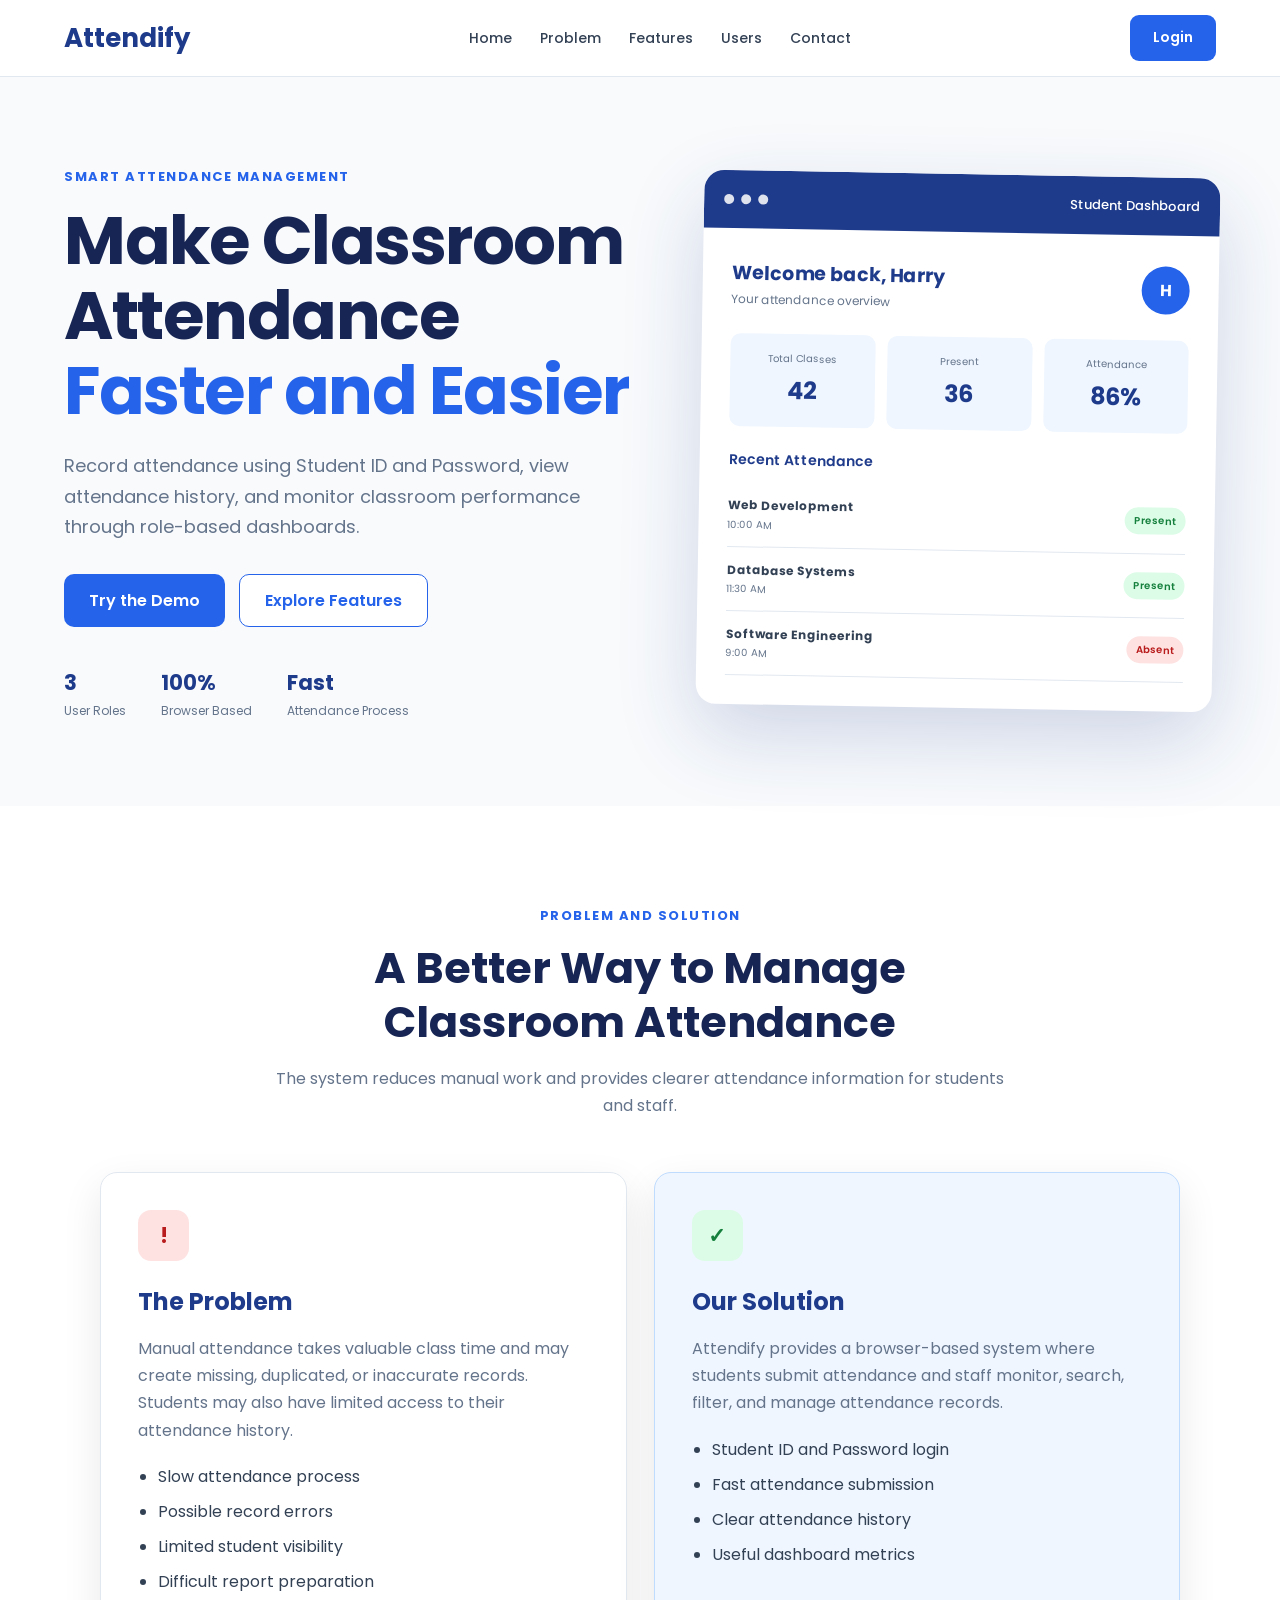
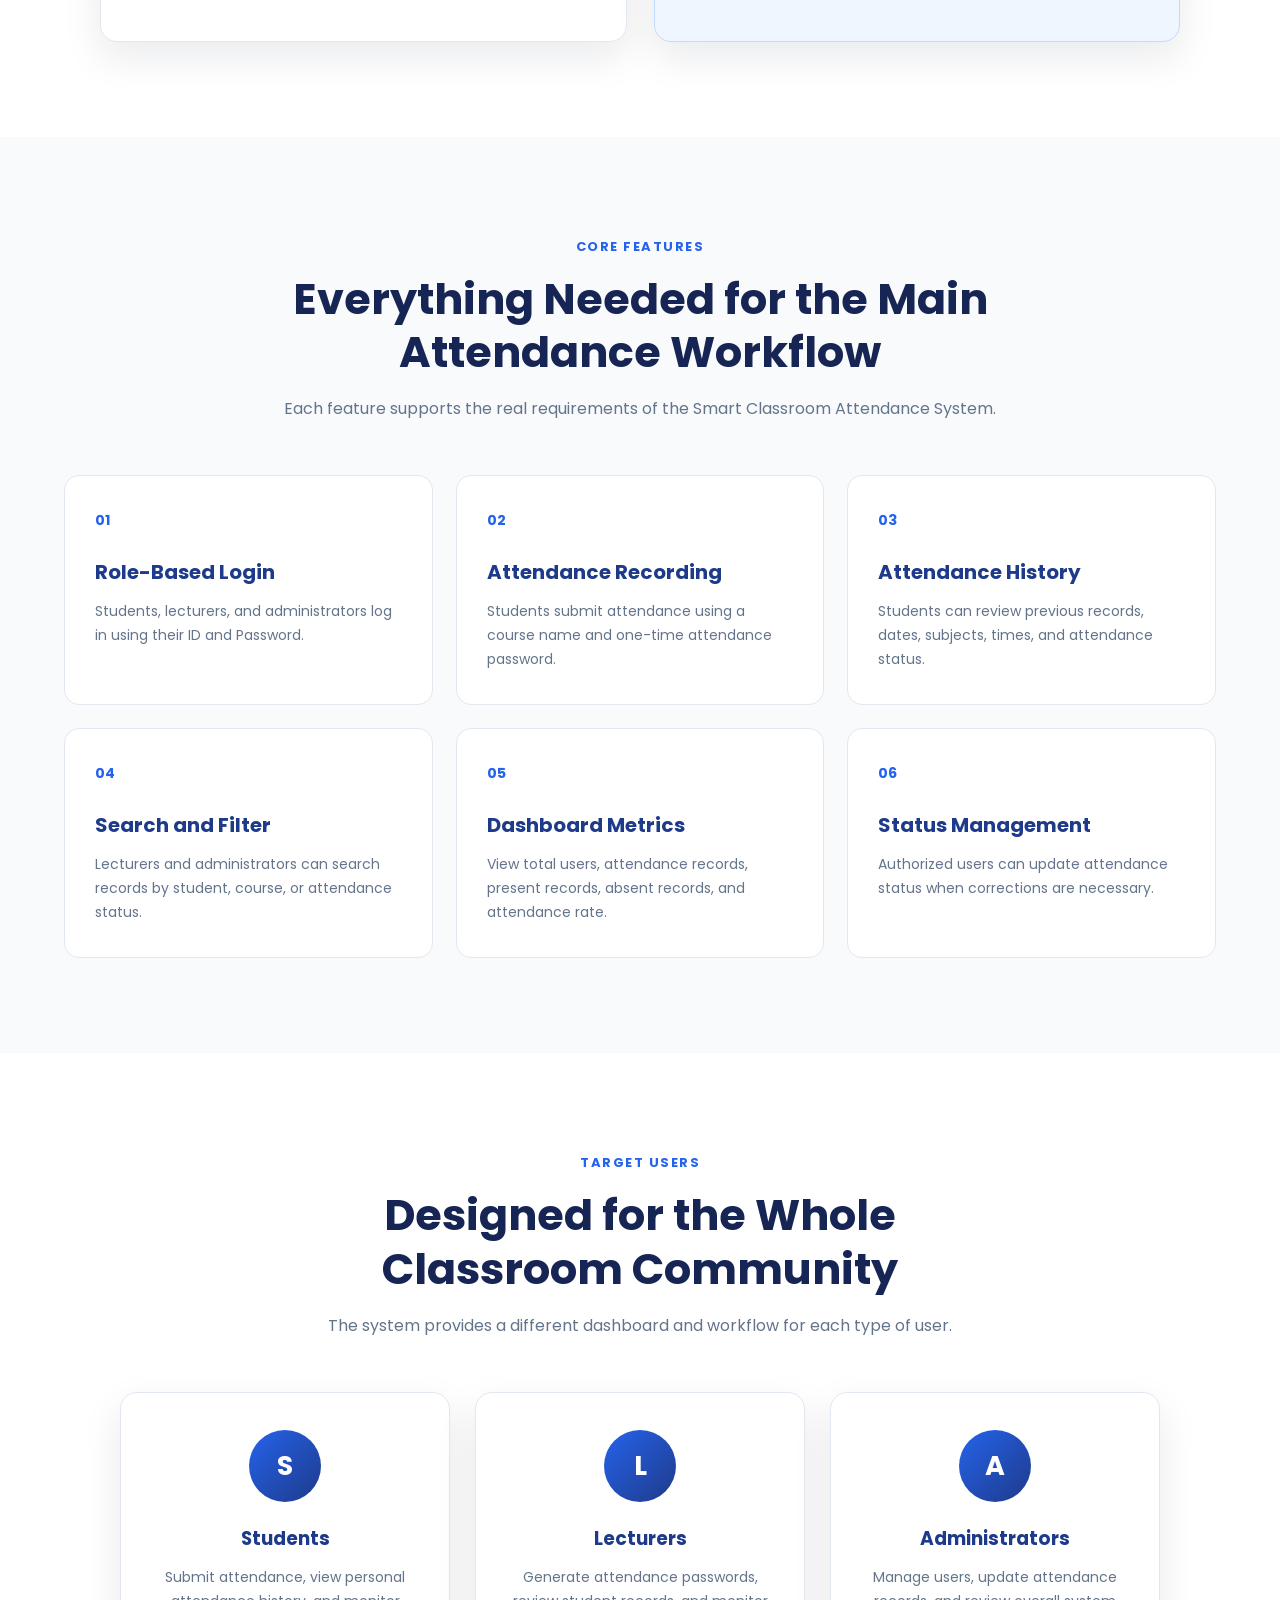
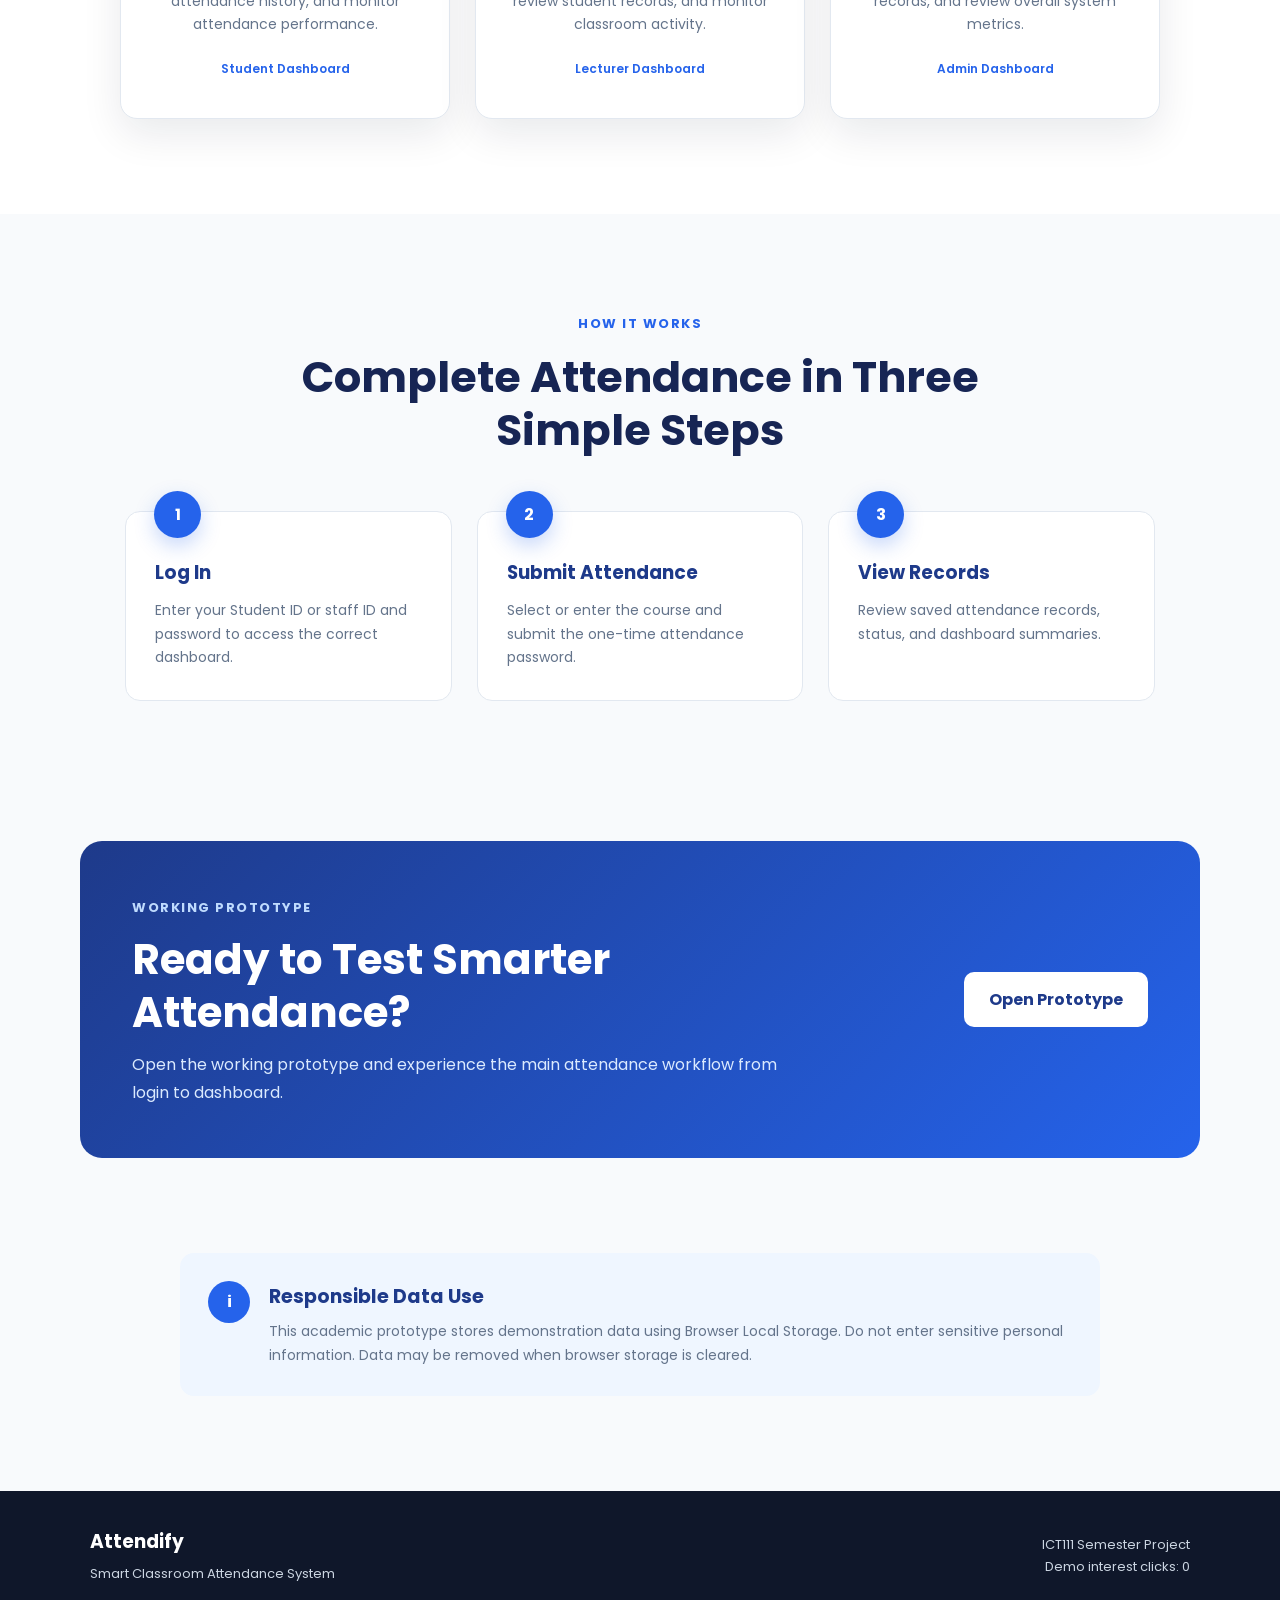
<file: Landing Page/index.html>
<!DOCTYPE html>
<html lang="en">
<head>
    <meta charset="UTF-8">

    <meta
        name="viewport"
        content="width=device-width, initial-scale=1.0"
    >

    <title>Smart Classroom Attendance System</title>

    <link rel="stylesheet" href="style.css">
</head>

<body>

    <!-- Navigation Bar -->
    <header class="header">

        <nav class="navbar">

            <a href="#" class="logo">
                Attendify
            </a>

            <ul class="nav-menu" id="navMenu">

                <li>
                    <a href="#home">Home</a>
                </li>

                <li>
                    <a href="#problem">Problem</a>
                </li>

                <li>
                    <a href="#features">Features</a>
                </li>

                <li>
                    <a href="#users">Users</a>
                </li>

                <li>
                    <a href="#contact">Contact</a>
                </li>

            </ul>

            <a
                href="../prototype/login.html"
                class="nav-button"
                onclick="trackCTAClick('Navigation Login')"
            >
                Login
            </a>

            <button
                type="button"
                class="menu-button"
                id="menuButton"
                aria-label="Open navigation menu"
            >
                ☰
            </button>

        </nav>

    </header>

    <main>

        <!-- Hero Section -->
        <section class="hero" id="home">

            <div class="hero-content">

                <span class="small-title">
                    Smart Attendance Management
                </span>

                <h1>
                    Make Classroom Attendance
                    <span>Faster and Easier</span>
                </h1>

                <p>
                    Record attendance using Student ID and Password,
                    view attendance history, and monitor classroom
                    performance through role-based dashboards.
                </p>

                <div class="hero-buttons">

                    <a
                        href="../prototype/login.html"
                        class="primary-button"
                        onclick="trackCTAClick('Try Demo')"
                    >
                        Try the Demo
                    </a>

                    <a
                        href="#features"
                        class="secondary-button"
                    >
                        Explore Features
                    </a>

                </div>

                <div class="hero-statistics">

                    <div class="stat-item">
                        <strong>3</strong>
                        <span>User Roles</span>
                    </div>

                    <div class="stat-item">
                        <strong>100%</strong>
                        <span>Browser Based</span>
                    </div>

                    <div class="stat-item">
                        <strong>Fast</strong>
                        <span>Attendance Process</span>
                    </div>

                </div>

            </div>

            <div class="dashboard-preview">

                <div class="preview-topbar">

                    <div class="window-dots">
                        <span></span>
                        <span></span>
                        <span></span>
                    </div>

                    <p>Student Dashboard</p>

                </div>

                <div class="preview-body">

                    <div class="preview-heading">

                        <div>
                            <h3>Welcome back, Harry</h3>
                            <p>Your attendance overview</p>
                        </div>

                        <div class="preview-avatar">
                            H
                        </div>

                    </div>

                    <div class="preview-cards">

                        <div class="preview-card">
                            <span>Total Classes</span>
                            <strong>42</strong>
                        </div>

                        <div class="preview-card">
                            <span>Present</span>
                            <strong>36</strong>
                        </div>

                        <div class="preview-card">
                            <span>Attendance</span>
                            <strong>86%</strong>
                        </div>

                    </div>

                    <div class="preview-table">

                        <div class="table-title">
                            Recent Attendance
                        </div>

                        <div class="preview-row">

                            <div>
                                <strong>Web Development</strong>
                                <span>10:00 AM</span>
                            </div>

                            <span class="status present">
                                Present
                            </span>

                        </div>

                        <div class="preview-row">

                            <div>
                                <strong>Database Systems</strong>
                                <span>11:30 AM</span>
                            </div>

                            <span class="status present">
                                Present
                            </span>

                        </div>

                        <div class="preview-row">

                            <div>
                                <strong>Software Engineering</strong>
                                <span>9:00 AM</span>
                            </div>

                            <span class="status absent">
                                Absent
                            </span>

                        </div>

                    </div>

                </div>

            </div>

        </section>

        <!-- Problem and Solution Section -->
        <section class="section problem-section" id="problem">

            <div class="section-heading">

                <span class="small-title">
                    Problem and Solution
                </span>

                <h2>
                    A Better Way to Manage Classroom Attendance
                </h2>

                <p>
                    The system reduces manual work and provides clearer
                    attendance information for students and staff.
                </p>

            </div>

            <div class="problem-grid">

                <article class="problem-card">

                    <div class="card-icon problem-icon">
                        !
                    </div>

                    <h3>The Problem</h3>

                    <p>
                        Manual attendance takes valuable class time and
                        may create missing, duplicated, or inaccurate
                        records. Students may also have limited access
                        to their attendance history.
                    </p>

                    <ul>
                        <li>Slow attendance process</li>
                        <li>Possible record errors</li>
                        <li>Limited student visibility</li>
                        <li>Difficult report preparation</li>
                    </ul>

                </article>

                <article class="problem-card solution-card">

                    <div class="card-icon solution-icon">
                        ✓
                    </div>

                    <h3>Our Solution</h3>

                    <p>
                        Attendify provides a browser-based system where
                        students submit attendance and staff monitor,
                        search, filter, and manage attendance records.
                    </p>

                    <ul>
                        <li>Student ID and Password login</li>
                        <li>Fast attendance submission</li>
                        <li>Clear attendance history</li>
                        <li>Useful dashboard metrics</li>
                    </ul>

                </article>

            </div>

        </section>

        <!-- Features Section -->
        <section class="section features-section" id="features">

            <div class="section-heading">

                <span class="small-title">
                    Core Features
                </span>

                <h2>
                    Everything Needed for the Main Attendance Workflow
                </h2>

                <p>
                    Each feature supports the real requirements of the
                    Smart Classroom Attendance System.
                </p>

            </div>

            <div class="features-grid">

                <article class="feature-card">

                    <div class="feature-number">
                        01
                    </div>

                    <h3>Role-Based Login</h3>

                    <p>
                        Students, lecturers, and administrators log in
                        using their ID and Password.
                    </p>

                </article>

                <article class="feature-card">

                    <div class="feature-number">
                        02
                    </div>

                    <h3>Attendance Recording</h3>

                    <p>
                        Students submit attendance using a course name
                        and one-time attendance password.
                    </p>

                </article>

                <article class="feature-card">

                    <div class="feature-number">
                        03
                    </div>

                    <h3>Attendance History</h3>

                    <p>
                        Students can review previous records, dates,
                        subjects, times, and attendance status.
                    </p>

                </article>

                <article class="feature-card">

                    <div class="feature-number">
                        04
                    </div>

                    <h3>Search and Filter</h3>

                    <p>
                        Lecturers and administrators can search records
                        by student, course, or attendance status.
                    </p>

                </article>

                <article class="feature-card">

                    <div class="feature-number">
                        05
                    </div>

                    <h3>Dashboard Metrics</h3>

                    <p>
                        View total users, attendance records, present
                        records, absent records, and attendance rate.
                    </p>

                </article>

                <article class="feature-card">

                    <div class="feature-number">
                        06
                    </div>

                    <h3>Status Management</h3>

                    <p>
                        Authorized users can update attendance status
                        when corrections are necessary.
                    </p>

                </article>

            </div>

        </section>

        <!-- Target Users Section -->
        <section class="section users-section" id="users">

            <div class="section-heading">

                <span class="small-title">
                    Target Users
                </span>

                <h2>
                    Designed for the Whole Classroom Community
                </h2>

                <p>
                    The system provides a different dashboard and
                    workflow for each type of user.
                </p>

            </div>

            <div class="users-grid">

                <article class="user-card">

                    <div class="user-avatar">
                        S
                    </div>

                    <h3>Students</h3>

                    <p>
                        Submit attendance, view personal attendance
                        history, and monitor attendance performance.
                    </p>

                    <span>Student Dashboard</span>

                </article>

                <article class="user-card">

                    <div class="user-avatar">
                        L
                    </div>

                    <h3>Lecturers</h3>

                    <p>
                        Generate attendance passwords, review student
                        records, and monitor classroom activity.
                    </p>

                    <span>Lecturer Dashboard</span>

                </article>

                <article class="user-card">

                    <div class="user-avatar">
                        A
                    </div>

                    <h3>Administrators</h3>

                    <p>
                        Manage users, update attendance records, and
                        review overall system metrics.
                    </p>

                    <span>Admin Dashboard</span>

                </article>

            </div>

        </section>

        <!-- How It Works Section -->
        <section class="section workflow-section">

            <div class="section-heading">

                <span class="small-title">
                    How It Works
                </span>

                <h2>
                    Complete Attendance in Three Simple Steps
                </h2>

            </div>

            <div class="workflow-grid">

                <article class="workflow-card">

                    <span class="step-number">
                        1
                    </span>

                    <h3>Log In</h3>

                    <p>
                        Enter your Student ID or staff ID and password
                        to access the correct dashboard.
                    </p>

                </article>

                <article class="workflow-card">

                    <span class="step-number">
                        2
                    </span>

                    <h3>Submit Attendance</h3>

                    <p>
                        Select or enter the course and submit the
                        one-time attendance password.
                    </p>

                </article>

                <article class="workflow-card">

                    <span class="step-number">
                        3
                    </span>

                    <h3>View Records</h3>

                    <p>
                        Review saved attendance records, status, and
                        dashboard summaries.
                    </p>

                </article>

            </div>

        </section>

        <!-- Call to Action Section -->
        <section class="cta-section">

            <div class="cta-content">

                <span class="small-title">
                    Working Prototype
                </span>

                <h2>
                    Ready to Test Smarter Attendance?
                </h2>

                <p>
                    Open the working prototype and experience the main
                    attendance workflow from login to dashboard.
                </p>

            </div>

            <a
                href="../prototype/login.html"
                class="cta-button"
                onclick="trackCTAClick('Bottom Open Demo')"
            >
                Open Prototype
            </a>

        </section>

        <!-- Privacy Section -->
        <section class="privacy-section" id="contact">

            <div class="privacy-box">

                <div class="privacy-icon">
                    i
                </div>

                <div>
                    <h2>Responsible Data Use</h2>

                    <p>
                        This academic prototype stores demonstration
                        data using Browser Local Storage. Do not enter
                        sensitive personal information. Data may be
                        removed when browser storage is cleared.
                    </p>
                </div>

            </div>

        </section>

    </main>

    <!-- Footer -->
    <footer class="footer">

        <div>
            <h3>Attendify</h3>

            <p>
                Smart Classroom Attendance System
            </p>
        </div>

        <div class="footer-information">

            <p>
                ICT111 Semester Project
            </p>

            <p id="ctaCounter">
                Demo interest clicks: 0
            </p>

        </div>

    </footer>

    <script src="script.js"></script>

</body>
</html>
</file>
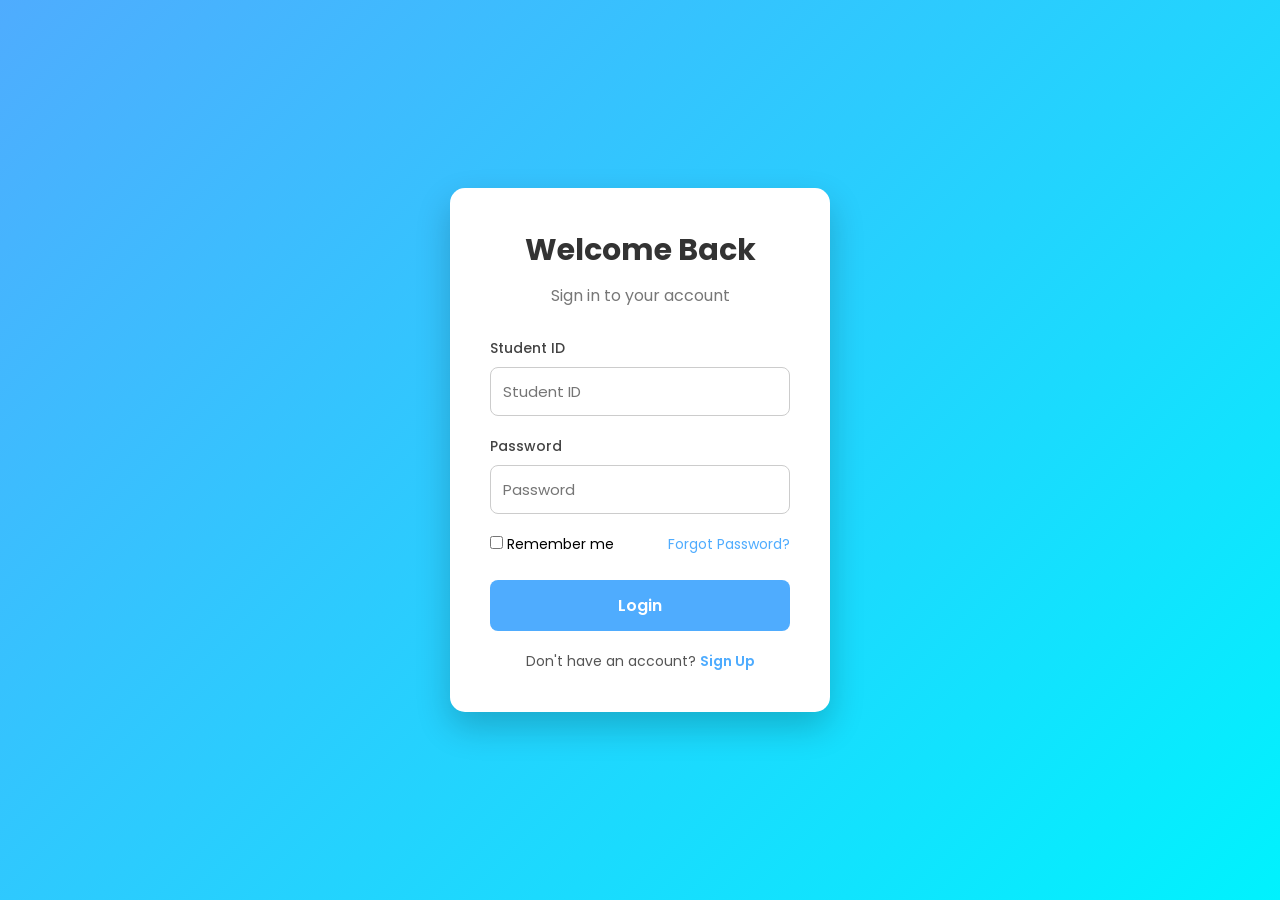
<file: prototype/lecturerdashboard.html>
<!DOCTYPE html>
<html lang="en">
<head>
  <meta charset="UTF-8">
  <meta name="viewport" content="width=device-width, initial-scale=1.0">
  <title>Lecturer Dashboard</title>
  <!-- <link rel="stylesheet" href="lecturer.css"> -->
   <style> 
    * {
  margin: 0;
  padding: 0;
  box-sizing: border-box;
  font-family: Arial, sans-serif;
}

body {
  background: #f4f7fb;
  color: #333;
}

.dashboard {
  display: flex;
  min-height: 100vh;
}

.sidebar {
  width: 240px;
  background: #111827;
  color: white;
  padding: 25px 20px;
}

.sidebar h2 {
  text-align: center;
  margin-bottom: 30px;
}

.sidebar ul {
  list-style: none;
}

.sidebar li {
  padding: 14px 18px;
  margin-bottom: 10px;
  border-radius: 8px;
  cursor: pointer;
}

.sidebar li:hover,
.sidebar .active {
  background: #2563eb;
}

.main-content {
  flex: 1;
  padding: 30px;
}

header {
  display: flex;
  justify-content: space-between;
  align-items: center;
  margin-bottom: 30px;
}

header h1 {
  color: #111827;
}

header p {
  color: #666;
  margin-top: 5px;
}

header button,
.password-box button {
  background: #2563eb;
  color: white;
  border: none;
  padding: 12px 22px;
  border-radius: 8px;
  cursor: pointer;
  font-weight: bold;
}

header button:hover,
.password-box button:hover {
  background: #1d4ed8;
}

.cards {
  display: grid;
  grid-template-columns: repeat(4, 1fr);
  gap: 20px;
  margin-bottom: 30px;
}

.card {
  background: white;
  padding: 25px;
  border-radius: 12px;
  box-shadow: 0 5px 15px rgba(0,0,0,0.08);
}

.card h3 {
  color: #666;
  margin-bottom: 12px;
}

.card p {
  font-size: 30px;
  font-weight: bold;
  color: #2563eb;
}

.content-grid {
  display: grid;
  grid-template-columns: 1fr 2fr;
  gap: 20px;
}

.password-box,
.table-box {
  background: white;
  padding: 25px;
  border-radius: 12px;
  box-shadow: 0 5px 15px rgba(0,0,0,0.08);
}

.password-box h2,
.table-box h2 {
  color: #111827;
  margin-bottom: 15px;
}

.password-box p {
  color: #666;
  margin-bottom: 20px;
}

.password-display {
  background: #eff6ff;
  border: 2px dashed #2563eb;
  color: #1e3a8a;
  font-size: 34px;
  font-weight: bold;
  text-align: center;
  padding: 25px;
  border-radius: 12px;
  margin-bottom: 20px;
  letter-spacing: 5px;
}

.note {
  font-size: 14px;
  margin-top: 15px;
  color: #777;
}

table {
  width: 100%;
  border-collapse: collapse;
}

th,
td {
  padding: 14px;
  text-align: left;
  border-bottom: 1px solid #ddd;
}

th {
  background: #eff6ff;
  color: #1e3a8a;
}

.active-status {
  background: #dcfce7;
  color: #15803d;
  padding: 6px 12px;
  border-radius: 20px;
  font-weight: bold;
}

.warning-status {
  background: #fee2e2;
  color: #b91c1c;
  padding: 6px 12px;
  border-radius: 20px;
  font-weight: bold;
}

@media (max-width: 900px) {
  .dashboard {
    flex-direction: column;
  }

  .sidebar {
    width: 100%;
  }

  .cards {
    grid-template-columns: repeat(2, 1fr);
  }

  .content-grid {
    grid-template-columns: 1fr;
  }
}

@media (max-width: 500px) {
  header {
    flex-direction: column;
    align-items: flex-start;
    gap: 15px;
  }

  .cards {
    grid-template-columns: 1fr;
  }

  table {
    font-size: 14px;
  }
}
   </style>
</head>
<body>

<div class="dashboard">

  <aside class="sidebar">
    <h2>Attendify</h2>
    <ul>
      <li class="active">Dashboard</li>
      <li>My Classes</li>
      <li>Generate Password</li>
      <li>Attendance Records</li>
      <li>Reports</li>
      <li>Logout</li>
    </ul>
  </aside>

  <main class="main-content">

    <header>
      <div>
        <h1>Lecturer Dashboard</h1>
        <p>Welcome, Dr. John Smith</p>
      </div>
      <button>Start Class</button>
    </header>

    <section class="cards">
      <div class="card">
        <h3>Total Classes</h3>
        <p>18</p>
      </div>

      <div class="card">
        <h3>Students</h3>
        <p>120</p>
      </div>

      <div class="card">
        <h3>Today's Attendance</h3>
        <p>86%</p>
      </div>

      <div class="card">
        <h3>Active Class</h3>
        <p>Web Dev</p>
      </div>
    </section>

    <section class="content-grid">

      <div class="password-box">
        <h2>One-Time Attendance Password</h2>
        <p>Generate a unique password for students to mark attendance.</p>

        <div class="password-display" id="password">------</div>

        <button onclick="generatePassword()">Generate Password</button>

        <p class="note">
          This password should be shared only during the live class.
        </p>
      </div>

      <div class="table-box">
        <h2>Recent Classes</h2>

        <table>
          <thead>
            <tr>
              <th>Class</th>
              <th>Date</th>
              <th>Attendance</th>
              <th>Status</th>
            </tr>
          </thead>

          <tbody>
            <tr>
              <td>Web Development</td>
              <td>09 Jul 2026</td>
              <td>86%</td>
              <td><span class="active-status">Completed</span></td>
            </tr>

            <tr>
              <td>Database Systems</td>
              <td>08 Jul 2026</td>
              <td>91%</td>
              <td><span class="active-status">Completed</span></td>
            </tr>

            <tr>
              <td>Software Engineering</td>
              <td>07 Jul 2026</td>
              <td>78%</td>
              <td><span class="warning-status">Low</span></td>
            </tr>
          </tbody>
        </table>
      </div>

    </section>

  </main>

</div>

<script>

  const user=JSON.parse(localStorage.getItem("currentUser"));

  if(user==null){

  window.location="login.html";

  }

  document.getElementById("studentName").innerHTML=user.name;

  function generatePassword() {
    const characters = "ABCDEFGHJKLMNPQRSTUVWXYZ23456789";
    let password = "";

    for (let i = 0; i < 6; i++) {
      password += characters.charAt(Math.floor(Math.random() * characters.length));
    }

    document.getElementById("password").innerText = password;
  }
</script>

</body>
</html>
</file>
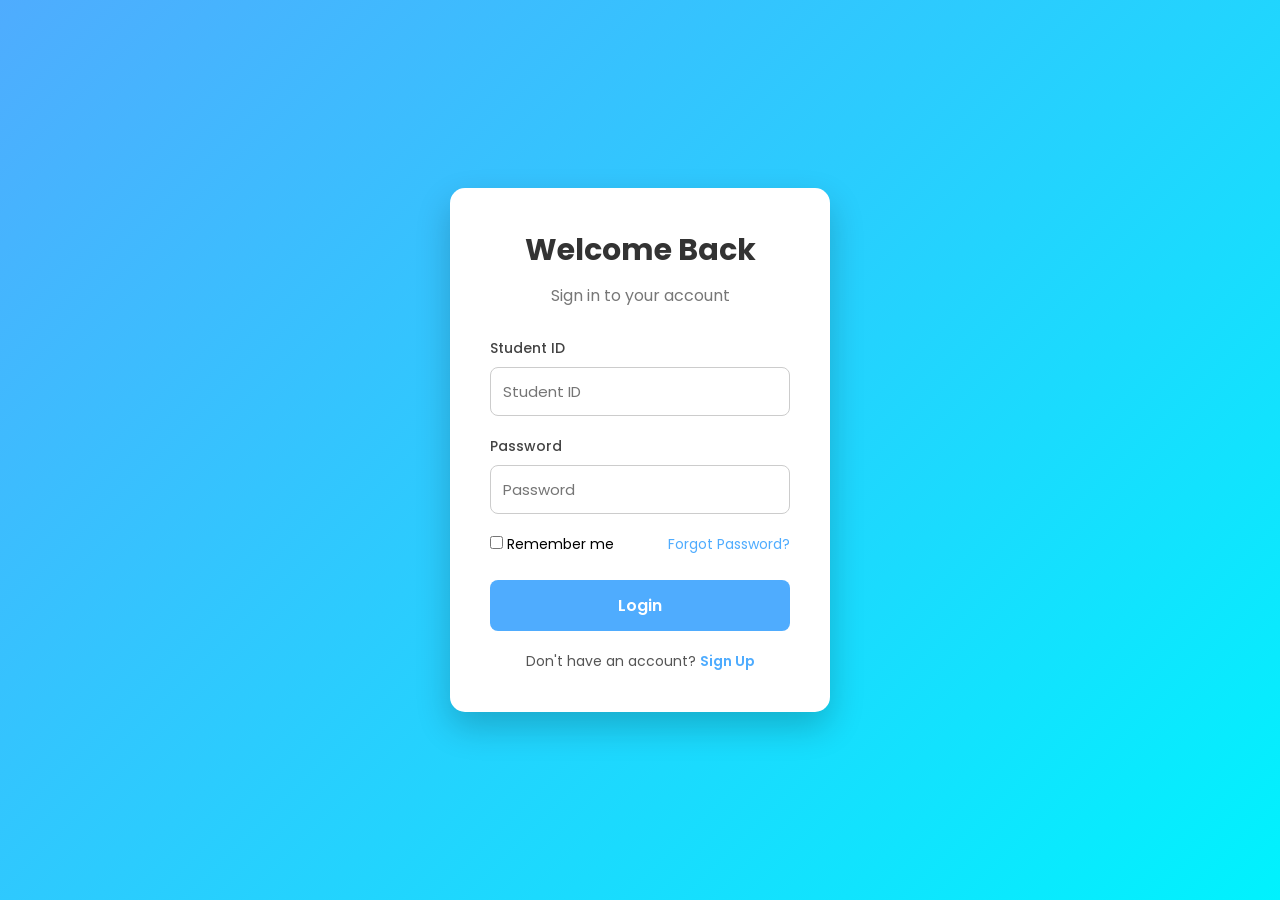
<file: prototype/login.html>
<!DOCTYPE html>
<html lang="en">
<head>
    <meta charset="UTF-8">
    <meta name="viewport" content="width=device-width, initial-scale=1.0">
    <title>Smart Class Attendance</title>
    <!-- <link rel="stylesheet" href="style.css"> -->

    <style>
      /* Google Font */
        @import url('https://fonts.googleapis.com/css2?family=Poppins:wght@300;400;500;600;700&display=swap');

        *{
            margin:0;
            padding:0;
            box-sizing:border-box;
            font-family:'Poppins',sans-serif;
        }

        body{
            display:flex;
            justify-content:center;
            align-items:center;
            min-height:100vh;
            background:linear-gradient(135deg,#4facfe,#00f2fe);
        }

        .login-container{
            width:100%;
            display:flex;
            justify-content:center;
            align-items:center;
            padding:20px;
        }

        .login-box{
            background:#fff;
            padding:40px;
            width:380px;
            border-radius:15px;
            box-shadow:0 15px 35px rgba(0,0,0,0.2);
            text-align:center;
        }

        .login-box h2{
            font-size:30px;
            margin-bottom:10px;
            color:#333;
        }

        .login-box p{
            color:#777;
            margin-bottom:30px;
        }

        .input-group{
            text-align:left;
            margin-bottom:20px;
        }

        .input-group label{
            display:block;
            margin-bottom:8px;
            color:#444;
            font-size:14px;
            font-weight:500;
        }

        .input-group input{
            width:100%;
            padding:12px;
            border:1px solid #ccc;
            border-radius:8px;
            outline:none;
            transition:.3s;
            font-size:15px;
        }

        .input-group input:focus{
            border-color:#4facfe;
            box-shadow:0 0 5px rgba(79,172,254,.5);
        }

        .options{
            display:flex;
            justify-content:space-between;
            align-items:center;
            margin-bottom:25px;
            font-size:14px;
        }

        .options a{
            color:#4facfe;
            text-decoration:none;
        }

        .options a:hover{
            text-decoration:underline;
        }

        button{
            width:100%;
            padding:13px;
            background:#4facfe;
            color:#fff;
            border:none;
            border-radius:8px;
            cursor:pointer;
            font-size:16px;
            font-weight:600;
            transition:.3s;
        }

        button:hover{
            background:#2196f3;
        }

        .signup-link{
            margin-top:20px;
            font-size:14px;
            color:#555;
        }

        .signup-link a{
            color:#4facfe;
            text-decoration:none;
            font-weight:600;
        }

        .signup-link a:hover{
            text-decoration:underline;
        }

        @media(max-width:450px){
            .login-box{
                width:100%;
                padding:30px;
            }
        }
    </style>
</head>
<body>

<div class="login-container">
    <div class="login-box">
        <h2>Welcome Back</h2>
        <p>Sign in to your account</p>

        <form action="#">
            <div class="input-group">
                <label>Student ID</label>
                <input type="text" id="studentID" placeholder="Student ID">
            </div>

            <div class="input-group">
                <label>Password</label>
                <input type="password" id="password" placeholder="Password">
            </div>

            <div class="options">
                <label>
                    <input type="checkbox"> Remember me
                </label>
                <a href="#">Forgot Password?</a>
            </div>

            <button onclick="login()">Login</button>

            <div class="signup-link">
                Don't have an account?
                <a href="#">Sign Up</a>
            </div>
        </form>
    </div>
</div>

</body>
</html>
</file>
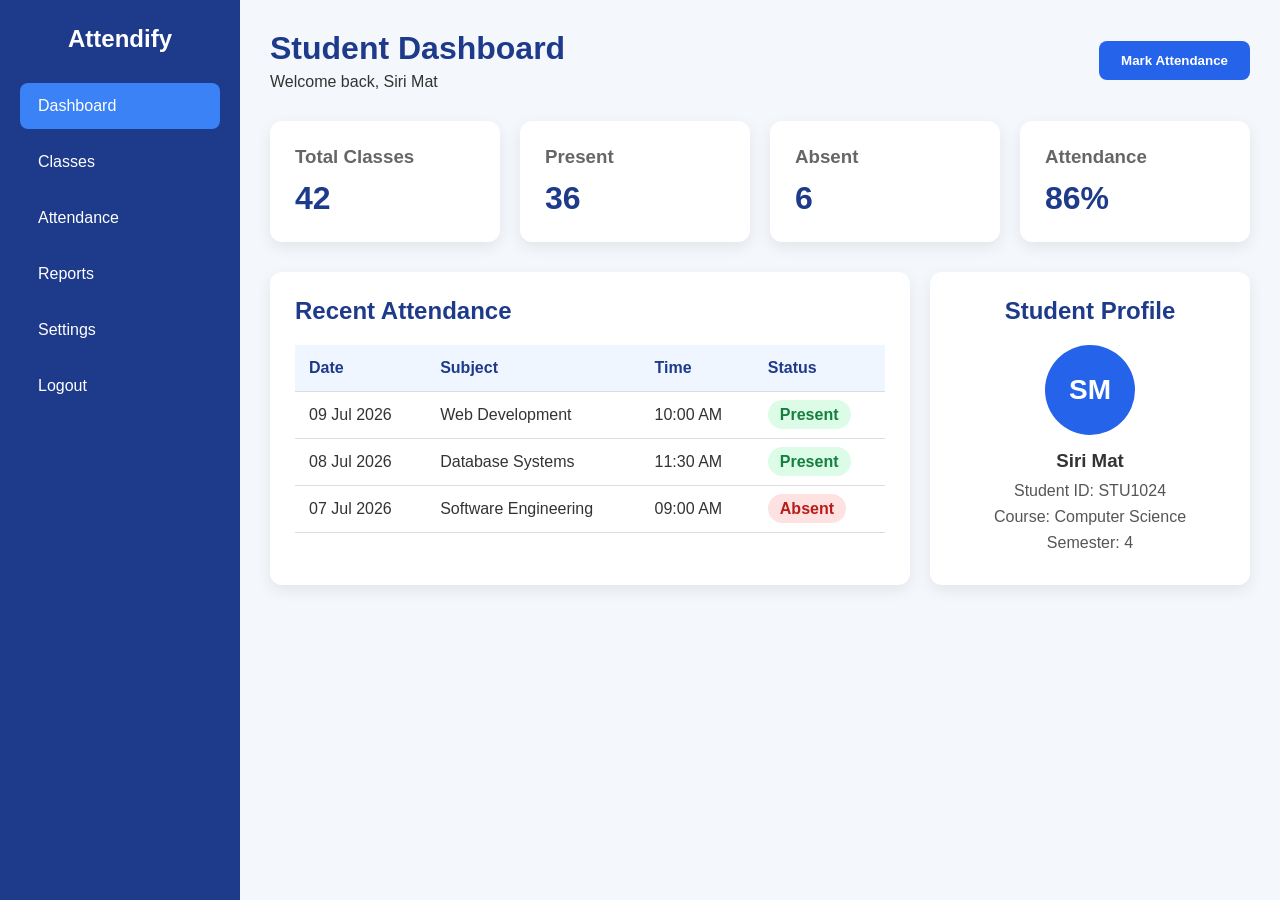
<file: prototype/studentdashboard.html>
<!DOCTYPE html>
<html lang="en">
<head>
  <meta charset="UTF-8">
  <meta name="viewport" content="width=device-width, initial-scale=1.0">
  <title>Student Attendance Dashboard</title>
  <!-- <link rel="stylesheet" href="style.css"> -->

  <style>
    * {
          margin: 0;
          padding: 0;
          box-sizing: border-box;
          font-family: Arial, sans-serif;
        }

        body {
          background: #f4f7fb;
          color: #333;
        }

        .dashboard {
          display: flex;
          min-height: 100vh;
        }

        .sidebar {
          width: 240px;
          background: #1e3a8a;
          color: white;
          padding: 25px 20px;
        }

        .sidebar h2 {
          margin-bottom: 30px;
          text-align: center;
        }

        .sidebar ul {
          list-style: none;
        }

        .sidebar li {
          padding: 14px 18px;
          margin-bottom: 10px;
          border-radius: 8px;
          cursor: pointer;
        }

        .sidebar li:hover,
        .sidebar .active {
          background: #3b82f6;
        }

        .main-content {
          flex: 1;
          padding: 30px;
        }

        header {
          display: flex;
          justify-content: space-between;
          align-items: center;
          margin-bottom: 30px;
        }

        header h1 {
          color: #1e3a8a;
          margin-bottom: 6px;
        }

        header button {
          background: #2563eb;
          color: white;
          border: none;
          padding: 12px 22px;
          border-radius: 8px;
          cursor: pointer;
          font-weight: bold;
        }

        header button:hover {
          background: #1d4ed8;
        }

        .cards {
          display: grid;
          grid-template-columns: repeat(4, 1fr);
          gap: 20px;
          margin-bottom: 30px;
        }

        .card {
          background: white;
          padding: 25px;
          border-radius: 12px;
          box-shadow: 0 5px 15px rgba(0,0,0,0.08);
        }

        .card h3 {
          color: #666;
          margin-bottom: 12px;
        }

        .card p {
          font-size: 32px;
          font-weight: bold;
          color: #1e3a8a;
        }

        .content-grid {
          display: grid;
          grid-template-columns: 2fr 1fr;
          gap: 20px;
        }

        .table-box,
        .profile-box {
          background: white;
          padding: 25px;
          border-radius: 12px;
          box-shadow: 0 5px 15px rgba(0,0,0,0.08);
        }

        .table-box h2,
        .profile-box h2 {
          margin-bottom: 20px;
          color: #1e3a8a;
        }

        table {
          width: 100%;
          border-collapse: collapse;
        }

        th, td {
          padding: 14px;
          text-align: left;
          border-bottom: 1px solid #ddd;
        }

        th {
          background: #eff6ff;
          color: #1e3a8a;
        }

        .present {
          background: #dcfce7;
          color: #15803d;
          padding: 6px 12px;
          border-radius: 20px;
          font-weight: bold;
        }

        .absent {
          background: #fee2e2;
          color: #b91c1c;
          padding: 6px 12px;
          border-radius: 20px;
          font-weight: bold;
        }

        .profile-box {
          text-align: center;
        }

        .avatar {
          width: 90px;
          height: 90px;
          background: #2563eb;
          color: white;
          border-radius: 50%;
          display: flex;
          align-items: center;
          justify-content: center;
          margin: 10px auto 15px;
          font-size: 28px;
          font-weight: bold;
        }

        .profile-box h3 {
          margin-bottom: 10px;
        }

        .profile-box p {
          margin: 8px 0;
          color: #555;
        }

        @media (max-width: 900px) {
          .dashboard {
            flex-direction: column;
          }

          .sidebar {
            width: 100%;
          }

          .cards {
            grid-template-columns: repeat(2, 1fr);
          }

          .content-grid {
            grid-template-columns: 1fr;
          }
        }

        @media (max-width: 500px) {
          header {
            flex-direction: column;
            align-items: flex-start;
            gap: 15px;
          }

          .cards {
            grid-template-columns: 1fr;
          }

          table {
            font-size: 14px;
          }
        }
  </style>
</head>
<body>

  <div class="dashboard">
    <aside class="sidebar">
      <h2>Attendify</h2>
      <ul>
        <li class="active">Dashboard</li>
        <li>Classes</li>
        <li>Attendance</li>
        <li>Reports</li>
        <li>Settings</li>
        <li>Logout</li>
      </ul>
    </aside>

    <main class="main-content">
      <header>
        <div>
          <h1>Student Dashboard</h1>
          <p>Welcome back, Siri Mat</p>
        </div>
        <button>Mark Attendance</button>
      </header>

      <section class="cards">
        <div class="card">
          <h3>Total Classes</h3>
          <p>42</p>
        </div>
        <div class="card">
          <h3>Present</h3>
          <p>36</p>
        </div>
        <div class="card">
          <h3>Absent</h3>
          <p>6</p>
        </div>
        <div class="card">
          <h3>Attendance</h3>
          <p>86%</p>
        </div>
      </section>

      <section class="content-grid">
        <div class="table-box">
          <h2>Recent Attendance</h2>
          <table>
            <thead>
              <tr>
                <th>Date</th>
                <th>Subject</th>
                <th>Time</th>
                <th>Status</th>
              </tr>
            </thead>
            <tbody>
              <tr>
                <td>09 Jul 2026</td>
                <td>Web Development</td>
                <td>10:00 AM</td>
                <td><span class="present">Present</span></td>
              </tr>
              <tr>
                <td>08 Jul 2026</td>
                <td>Database Systems</td>
                <td>11:30 AM</td>
                <td><span class="present">Present</span></td>
              </tr>
              <tr>
                <td>07 Jul 2026</td>
                <td>Software Engineering</td>
                <td>09:00 AM</td>
                <td><span class="absent">Absent</span></td>
              </tr>
            </tbody>
          </table>
        </div>

        <div class="profile-box">
          <h2>Student Profile</h2>
          <div class="avatar">SM</div>
          <h3>Siri Mat</h3>
          <p>Student ID: STU1024</p>
          <p>Course: Computer Science</p>
          <p>Semester: 4</p>
        </div>
      </section>
    </main>
  </div>

</body>
</html>
</file>
<file: Landing Page/style.css>
@import url(
    "https://fonts.googleapis.com/css2?family=Poppins:wght@300;400;500;600;700&display=swap"
);

:root {
    --primary: #2563eb;
    --primary-dark: #1e3a8a;
    --primary-light: #dbeafe;
    --background: #f8fafc;
    --white: #ffffff;
    --text-dark: #172554;
    --text: #334155;
    --text-light: #64748b;
    --border: #e2e8f0;
    --success: #15803d;
    --success-background: #dcfce7;
    --danger: #b91c1c;
    --danger-background: #fee2e2;
    --shadow: 0 15px 40px rgba(15, 23, 42, 0.09);
}

* {
    margin: 0;
    padding: 0;
    box-sizing: border-box;
}

html {
    scroll-behavior: smooth;
}

body {
    font-family: "Poppins", sans-serif;
    background: var(--background);
    color: var(--text);
    line-height: 1.7;
}

a {
    text-decoration: none;
}

button,
a {
    -webkit-tap-highlight-color: transparent;
}

.header {
    position: sticky;
    top: 0;
    z-index: 100;
    background: rgba(255, 255, 255, 0.96);
    backdrop-filter: blur(12px);
    border-bottom: 1px solid var(--border);
}

.navbar {
    width: min(1180px, 90%);
    min-height: 76px;
    margin: auto;
    display: flex;
    justify-content: space-between;
    align-items: center;
    gap: 30px;
}

.logo {
    font-size: 26px;
    font-weight: 700;
    color: var(--primary-dark);
}

.nav-menu {
    display: flex;
    align-items: center;
    gap: 28px;
    list-style: none;
}

.nav-menu a {
    color: var(--text);
    font-size: 14px;
    font-weight: 500;
    transition: 0.3s;
}

.nav-menu a:hover {
    color: var(--primary);
}

.nav-button {
    padding: 11px 23px;
    border-radius: 9px;
    background: var(--primary);
    color: var(--white);
    font-size: 14px;
    font-weight: 600;
    transition: 0.3s;
}

.nav-button:hover {
    background: var(--primary-dark);
    transform: translateY(-2px);
}

.menu-button {
    display: none;
    border: none;
    background: transparent;
    color: var(--primary-dark);
    font-size: 27px;
    cursor: pointer;
}

.hero {
    width: min(1180px, 90%);
    min-height: 680px;
    margin: auto;
    display: grid;
    grid-template-columns: 1.05fr 0.95fr;
    align-items: center;
    gap: 65px;
    padding: 85px 0;
}

.small-title {
    display: inline-block;
    margin-bottom: 15px;
    color: var(--primary);
    font-size: 13px;
    font-weight: 700;
    text-transform: uppercase;
    letter-spacing: 1.5px;
}

.hero h1 {
    max-width: 690px;
    color: var(--text-dark);
    font-size: clamp(42px, 5.5vw, 67px);
    line-height: 1.12;
    letter-spacing: -1.5px;
    margin-bottom: 23px;
}

.hero h1 span {
    color: var(--primary);
}

.hero-content > p {
    max-width: 650px;
    color: var(--text-light);
    font-size: 18px;
    margin-bottom: 31px;
}

.hero-buttons {
    display: flex;
    flex-wrap: wrap;
    gap: 14px;
}

.primary-button,
.secondary-button {
    min-height: 50px;
    padding: 12px 25px;
    border-radius: 10px;
    display: inline-flex;
    justify-content: center;
    align-items: center;
    font-weight: 600;
    transition: 0.3s;
}

.primary-button {
    background: var(--primary);
    color: var(--white);
}

.primary-button:hover {
    background: var(--primary-dark);
    transform: translateY(-2px);
}

.secondary-button {
    background: var(--white);
    color: var(--primary);
    border: 1px solid var(--primary);
}

.secondary-button:hover {
    background: var(--primary-light);
}

.hero-statistics {
    margin-top: 38px;
    display: flex;
    flex-wrap: wrap;
    gap: 35px;
}

.stat-item {
    display: flex;
    flex-direction: column;
}

.stat-item strong {
    color: var(--primary-dark);
    font-size: 21px;
}

.stat-item span {
    color: var(--text-light);
    font-size: 12px;
}

.dashboard-preview {
    overflow: hidden;
    background: var(--white);
    border-radius: 20px;
    box-shadow: 0 30px 80px rgba(30, 58, 138, 0.19);
    transform: rotate(1deg);
}

.preview-topbar {
    min-height: 58px;
    padding: 0 20px;
    background: var(--primary-dark);
    color: var(--white);
    display: flex;
    justify-content: space-between;
    align-items: center;
}

.window-dots {
    display: flex;
    gap: 7px;
}

.window-dots span {
    width: 10px;
    height: 10px;
    background: var(--white);
    opacity: 0.85;
    border-radius: 50%;
}

.preview-topbar p {
    font-size: 13px;
    font-weight: 500;
}

.preview-body {
    padding: 29px;
}

.preview-heading {
    display: flex;
    justify-content: space-between;
    align-items: center;
    margin-bottom: 23px;
}

.preview-heading h3 {
    color: var(--primary-dark);
    font-size: 19px;
}

.preview-heading p {
    color: var(--text-light);
    font-size: 12px;
}

.preview-avatar {
    width: 48px;
    height: 48px;
    border-radius: 50%;
    background: var(--primary);
    color: var(--white);
    display: flex;
    justify-content: center;
    align-items: center;
    font-weight: 700;
}

.preview-cards {
    display: grid;
    grid-template-columns: repeat(3, 1fr);
    gap: 12px;
}

.preview-card {
    padding: 16px 12px;
    background: #eff6ff;
    border-radius: 10px;
    text-align: center;
}

.preview-card span {
    display: block;
    color: var(--text-light);
    font-size: 10px;
}

.preview-card strong {
    display: block;
    margin-top: 4px;
    color: var(--primary-dark);
    font-size: 24px;
}

.preview-table {
    margin-top: 22px;
}

.table-title {
    margin-bottom: 10px;
    color: var(--primary-dark);
    font-size: 14px;
    font-weight: 600;
}

.preview-row {
    padding: 13px 0;
    border-bottom: 1px solid var(--border);
    display: flex;
    justify-content: space-between;
    align-items: center;
    gap: 15px;
}

.preview-row div {
    display: flex;
    flex-direction: column;
}

.preview-row strong {
    color: var(--text);
    font-size: 12px;
}

.preview-row div span {
    color: var(--text-light);
    font-size: 10px;
}

.status {
    padding: 5px 9px;
    border-radius: 15px;
    font-size: 10px;
    font-weight: 600;
}

.status.present {
    color: var(--success);
    background: var(--success-background);
}

.status.absent {
    color: var(--danger);
    background: var(--danger-background);
}

.section {
    padding: 95px 5%;
}

.section-heading {
    max-width: 760px;
    margin: 0 auto 53px;
    text-align: center;
}

.section-heading h2 {
    color: var(--text-dark);
    font-size: clamp(31px, 4vw, 43px);
    line-height: 1.25;
    margin-bottom: 15px;
}

.section-heading p {
    color: var(--text-light);
}

.problem-section {
    background: var(--white);
}

.problem-grid {
    max-width: 1080px;
    margin: auto;
    display: grid;
    grid-template-columns: repeat(2, 1fr);
    gap: 27px;
}

.problem-card {
    padding: 37px;
    border: 1px solid var(--border);
    border-radius: 17px;
    background: var(--white);
    box-shadow: var(--shadow);
}

.solution-card {
    border-color: #bfdbfe;
    background: #eff6ff;
}

.card-icon {
    width: 51px;
    height: 51px;
    margin-bottom: 21px;
    border-radius: 13px;
    display: flex;
    justify-content: center;
    align-items: center;
    font-size: 21px;
    font-weight: 700;
}

.problem-icon {
    color: var(--danger);
    background: var(--danger-background);
}

.solution-icon {
    color: var(--success);
    background: var(--success-background);
}

.problem-card h3 {
    color: var(--primary-dark);
    font-size: 24px;
    margin-bottom: 12px;
}

.problem-card p {
    color: var(--text-light);
    margin-bottom: 19px;
}

.problem-card ul {
    padding-left: 20px;
}

.problem-card li {
    margin-bottom: 8px;
    color: var(--text);
}

.features-section {
    background: var(--background);
}

.features-grid {
    max-width: 1180px;
    margin: auto;
    display: grid;
    grid-template-columns: repeat(3, 1fr);
    gap: 23px;
}

.feature-card {
    min-height: 230px;
    padding: 30px;
    background: var(--white);
    border: 1px solid var(--border);
    border-radius: 15px;
    transition: 0.3s;
}

.feature-card:hover {
    transform: translateY(-7px);
    box-shadow: var(--shadow);
    border-color: #bfdbfe;
}

.feature-number {
    display: inline-flex;
    margin-bottom: 22px;
    color: var(--primary);
    font-size: 14px;
    font-weight: 700;
}

.feature-card h3 {
    color: var(--primary-dark);
    font-size: 20px;
    margin-bottom: 11px;
}

.feature-card p {
    color: var(--text-light);
    font-size: 14px;
}

.users-section {
    background: var(--white);
}

.users-grid {
    max-width: 1040px;
    margin: auto;
    display: grid;
    grid-template-columns: repeat(3, 1fr);
    gap: 25px;
}

.user-card {
    padding: 37px 27px;
    border-radius: 17px;
    background: var(--white);
    border: 1px solid var(--border);
    text-align: center;
    box-shadow: var(--shadow);
}

.user-avatar {
    width: 72px;
    height: 72px;
    margin: 0 auto 21px;
    border-radius: 50%;
    background: linear-gradient(
        135deg,
        var(--primary),
        var(--primary-dark)
    );
    color: var(--white);
    display: flex;
    justify-content: center;
    align-items: center;
    font-size: 27px;
    font-weight: 700;
}

.user-card h3 {
    color: var(--primary-dark);
    margin-bottom: 11px;
}

.user-card p {
    color: var(--text-light);
    font-size: 14px;
    margin-bottom: 17px;
}

.user-card > span {
    color: var(--primary);
    font-size: 12px;
    font-weight: 600;
}

.workflow-section {
    background: var(--background);
}

.workflow-grid {
    max-width: 1030px;
    margin: auto;
    display: grid;
    grid-template-columns: repeat(3, 1fr);
    gap: 25px;
}

.workflow-card {
    position: relative;
    padding: 45px 29px 30px;
    border-radius: 15px;
    background: var(--white);
    border: 1px solid var(--border);
}

.step-number {
    position: absolute;
    top: -21px;
    left: 28px;
    width: 47px;
    height: 47px;
    border-radius: 50%;
    background: var(--primary);
    color: var(--white);
    display: flex;
    justify-content: center;
    align-items: center;
    font-weight: 700;
    box-shadow: 0 8px 20px rgba(37, 99, 235, 0.25);
}

.workflow-card h3 {
    color: var(--primary-dark);
    margin-bottom: 10px;
}

.workflow-card p {
    color: var(--text-light);
    font-size: 14px;
}

.cta-section {
    width: min(1120px, 90%);
    margin: 45px auto 95px;
    padding: 52px;
    border-radius: 22px;
    background: linear-gradient(
        135deg,
        var(--primary-dark),
        var(--primary)
    );
    color: var(--white);
    display: flex;
    justify-content: space-between;
    align-items: center;
    gap: 40px;
}

.cta-section .small-title {
    color: #bfdbfe;
}

.cta-section h2 {
    max-width: 650px;
    font-size: clamp(30px, 4vw, 42px);
    line-height: 1.25;
    margin-bottom: 12px;
}

.cta-section p {
    max-width: 650px;
    color: #dbeafe;
}

.cta-button {
    min-width: 176px;
    padding: 14px 25px;
    border-radius: 10px;
    background: var(--white);
    color: var(--primary-dark);
    text-align: center;
    font-weight: 700;
    transition: 0.3s;
}

.cta-button:hover {
    transform: translateY(-3px);
    background: #eff6ff;
}

.privacy-section {
    padding: 0 5% 95px;
}

.privacy-box {
    max-width: 920px;
    margin: auto;
    padding: 28px;
    border-radius: 14px;
    background: #eff6ff;
    display: flex;
    align-items: flex-start;
    gap: 19px;
}

.privacy-icon {
    flex: 0 0 42px;
    width: 42px;
    height: 42px;
    border-radius: 50%;
    background: var(--primary);
    color: var(--white);
    display: flex;
    justify-content: center;
    align-items: center;
    font-weight: 700;
}

.privacy-box h2 {
    color: var(--primary-dark);
    font-size: 19px;
    margin-bottom: 7px;
}

.privacy-box p {
    color: var(--text-light);
    font-size: 14px;
}

.footer {
    min-height: 130px;
    padding: 30px 7%;
    background: #0f172a;
    color: #cbd5e1;
    display: flex;
    justify-content: space-between;
    align-items: center;
    gap: 30px;
}

.footer h3 {
    color: var(--white);
    margin-bottom: 5px;
}

.footer p {
    font-size: 13px;
}

.footer-information {
    text-align: right;
}

@media (max-width: 960px) {
    .nav-menu {
        position: absolute;
        top: 76px;
        left: 0;
        width: 100%;
        padding: 22px 5%;
        background: var(--white);
        border-bottom: 1px solid var(--border);
        display: none;
        flex-direction: column;
        align-items: flex-start;
    }

    .nav-menu.active {
        display: flex;
    }

    .nav-button {
        display: none;
    }

    .menu-button {
        display: block;
    }

    .hero {
        grid-template-columns: 1fr;
    }

    .dashboard-preview {
        max-width: 650px;
        width: 100%;
        margin: auto;
        transform: none;
    }

    .features-grid {
        grid-template-columns: repeat(2, 1fr);
    }

    .users-grid,
    .workflow-grid {
        grid-template-columns: 1fr;
        max-width: 620px;
    }

    .cta-section {
        flex-direction: column;
        align-items: flex-start;
    }
}

@media (max-width: 680px) {
    .hero {
        width: 90%;
        min-height: auto;
        padding: 65px 0;
    }

    .hero h1 {
        font-size: 42px;
    }

    .hero-content > p {
        font-size: 16px;
    }

    .hero-buttons {
        flex-direction: column;
    }

    .primary-button,
    .secondary-button {
        width: 100%;
    }

    .hero-statistics {
        gap: 22px;
    }

    .preview-cards {
        grid-template-columns: 1fr;
    }

    .problem-grid,
    .features-grid {
        grid-template-columns: 1fr;
    }

    .section {
        padding: 75px 5%;
    }

    .problem-card,
    .feature-card,
    .user-card {
        padding: 27px;
    }

    .cta-section {
        padding: 34px 25px;
        margin-bottom: 75px;
    }

    .cta-button {
        width: 100%;
    }

    .privacy-box {
        flex-direction: column;
    }

    .footer {
        flex-direction: column;
        text-align: center;
    }

    .footer-information {
        text-align: center;
    }
}
</file>
